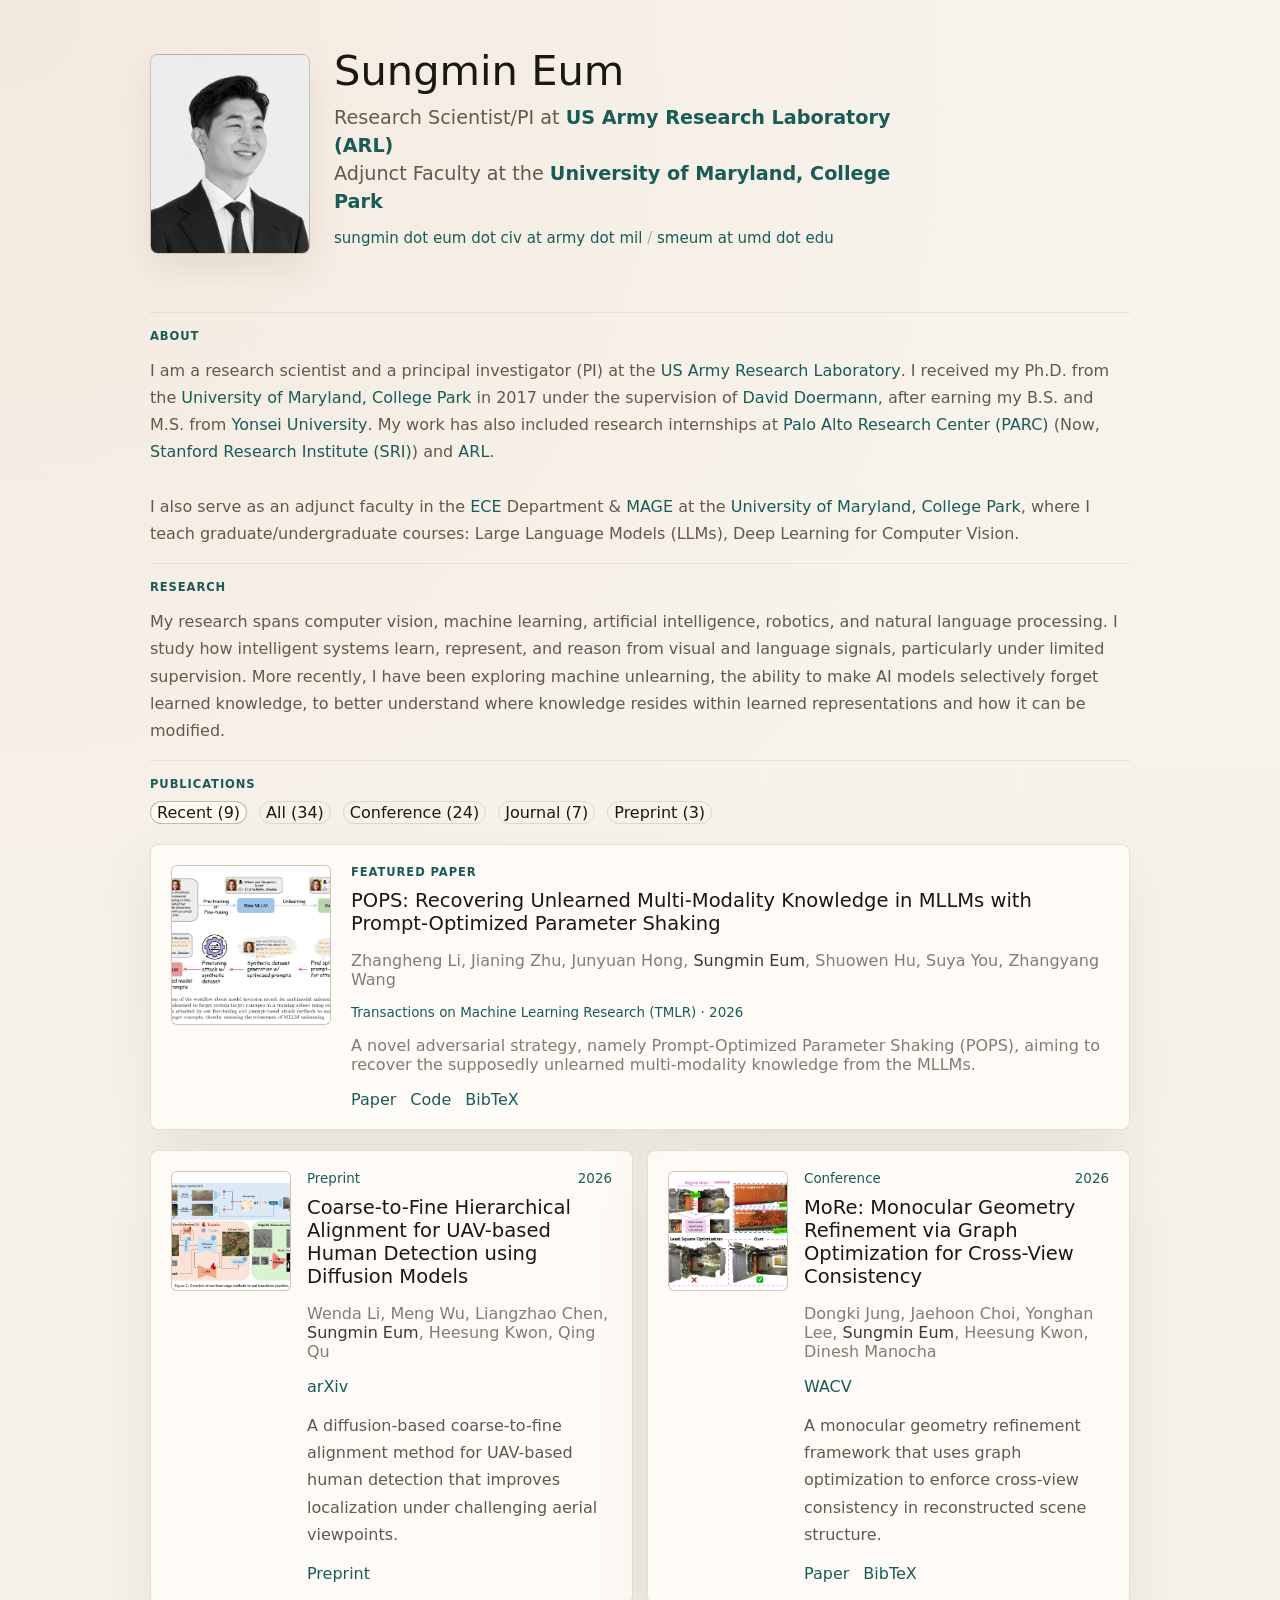
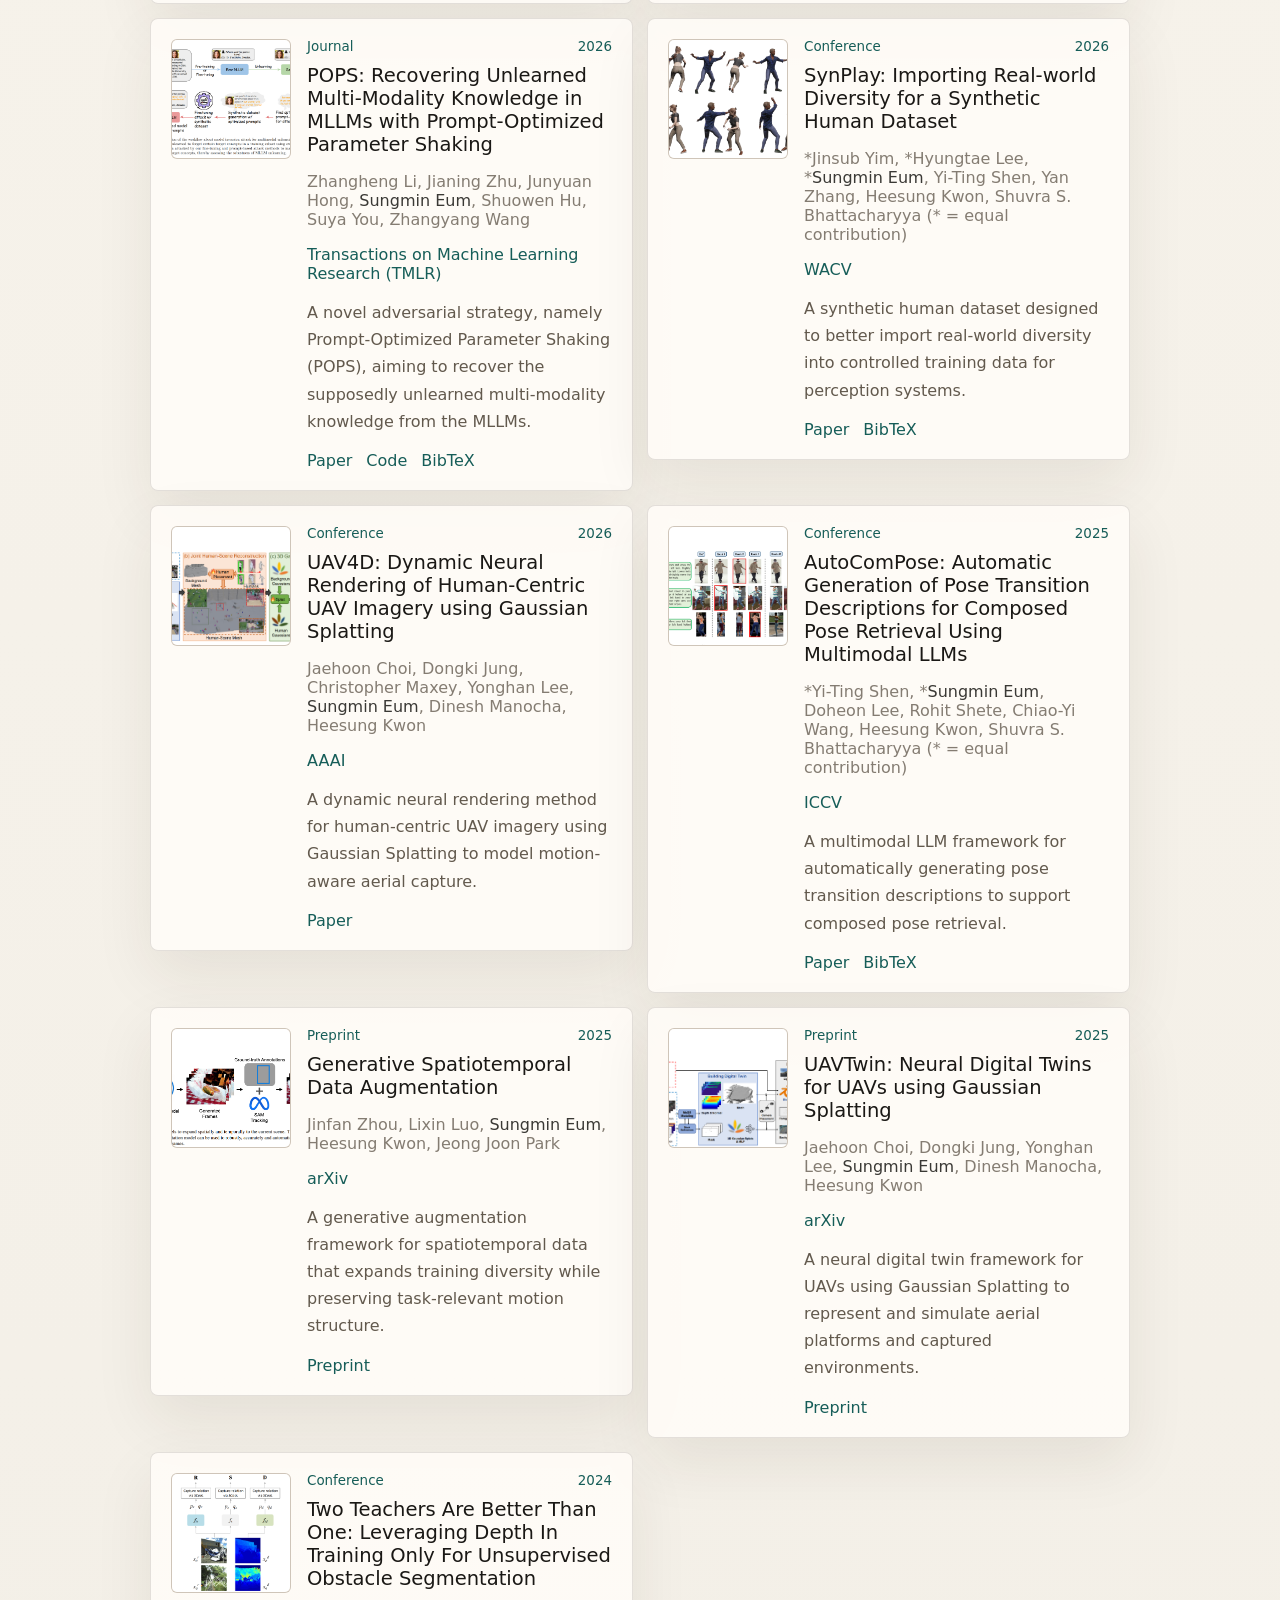
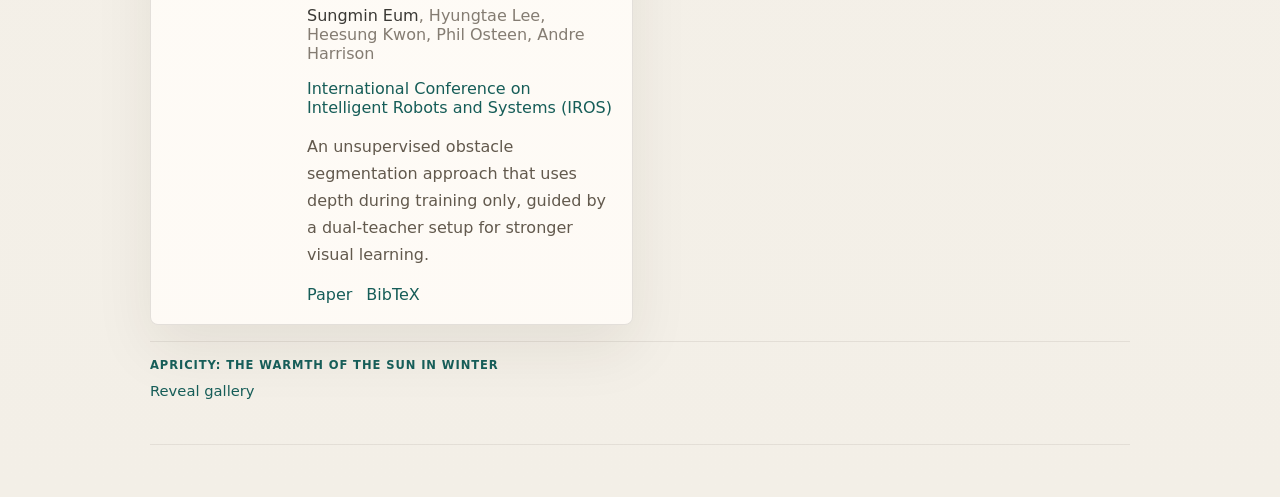
<file: index.html>
<!DOCTYPE html>
<html lang="en">
  <head>
    <meta charset="UTF-8" />
    <meta name="viewport" content="width=device-width, initial-scale=1.0" />
    <title>Sungmin Eum</title>
    <meta
      name="description"
      content="Personal academic website with publications, research notes, profile management, and a hidden gallery."
    />
    <link rel="preconnect" href="https://fonts.googleapis.com" />
    <link rel="preconnect" href="https://fonts.gstatic.com" crossorigin />
    <link href="https://fonts.googleapis.com/css2?family=Rubik:wght@300&display=swap" rel="stylesheet" />
    <link rel="stylesheet" href="assets/css/styles.css" />
  </head>
  <body>
    <div class="site-shell">
      <main id="home">
        <section class="hero">
          <div class="hero-main">
            <aside class="hero-aside hero-aside-left">
              <div class="portrait-wrap compact">
                <img id="profile-photo" alt="Portrait" />
              </div>
            </aside>
            <div class="hero-copy">
              <h1 id="profile-name">Loading...</h1>
              <p class="hero-title" id="profile-title"></p>
              <p class="hero-email" id="profile-email-inline"></p>
              <p class="hero-intro" id="profile-intro"></p>
            </div>
            <aside class="hero-aside hero-aside-right"></aside>
          </div>
        </section>

        <section class="content-section single-column-section" id="about">
          <div class="section-heading section-heading-narrow">
            <p class="eyebrow">About</p>
          </div>
          <div class="section-body prose prose-wide rich-prose" id="about-text"></div>
        </section>

        <section class="content-section single-column-section" id="research">
          <div class="section-heading section-heading-narrow">
            <p class="eyebrow">Research</p>
          </div>
          <div class="section-body single-flow-copy">
            <div class="prose prose-wide rich-prose" id="research-text"></div>
          </div>
        </section>

        <section class="content-section publication-section" id="publications">
          <div class="section-heading publication-head">
            <p class="eyebrow">Publications</p>
            <div class="pub-controls" aria-label="Publication filters">
              <button class="chip active" data-filter="Recent">Recent</button>
              <button class="chip" data-filter="All">All</button>
              <button class="chip" data-filter="Conference">Conference</button>
              <button class="chip" data-filter="Journal">Journal</button>
              <button class="chip" data-filter="Preprint">Preprint</button>
            </div>
          </div>
          <div class="featured-paper" id="featured-paper"></div>
          <div class="publication-list publication-grid" id="publication-list"></div>
        </section>

        <section class="content-section gallery-section" id="gallery" aria-live="polite">
          <div class="gallery-header">
            <div>
              <p class="eyebrow">Apricity: the warmth of the sun in winter</p>
              <button class="gallery-toggle" id="gallery-toggle" type="button" aria-expanded="false" aria-controls="gallery-content">
                Reveal gallery
              </button>
            </div>
          </div>
          <div class="gallery-content hidden" id="gallery-content">
            <div class="gallery-grid" id="gallery-grid"></div>
          </div>
        </section>

        <footer class="site-footer">
          <div class="visitor-map">
            <script type="text/javascript" id="mapmyvisitors" src="//mapmyvisitors.com/map.js?d=FUxLtZFxdDgw9W9cADM6pop2XKfiY9yZ3XqUbexV8cw&cl=ffffff&w=a"></script>
          </div>
        </footer>
      </main>
    </div>

    <template id="publication-template">
      <article class="publication-card">
        <div class="publication-thumb-wrap">
          <img class="publication-thumb" alt="Publication preview" />
        </div>
        <div class="publication-card-body">
          <div class="publication-meta">
            <span class="publication-type"></span>
            <span class="publication-year"></span>
          </div>
          <h3 class="publication-title"></h3>
          <p class="publication-authors"></p>
          <p class="publication-venue"></p>
          <p class="publication-abstract"></p>
          <div class="publication-links"></div>
        </div>
      </article>
    </template>

    <dialog class="bibtex-modal" id="bibtex-modal">
      <div class="bibtex-modal-head">
        <h3>BibTeX</h3>
        <button class="text-button" id="close-bibtex" type="button">Close</button>
      </div>
      <pre class="bibtex-content" id="bibtex-content"></pre>
      <div class="bibtex-actions">
        <button class="button secondary" id="copy-bibtex" type="button">Copy BibTeX</button>
      </div>
    </dialog>

    <script type="module" src="assets/js/site.js"></script>
  </body>
</html>
</file>
<file: assets/css/styles.css>
:root {
  --bg: #f3efe7;
  --paper: rgba(255, 252, 247, 0.88);
  --paper-strong: #fffaf2;
  --ink: #1a1815;
  --muted: #62594d;
  --line: rgba(39, 30, 19, 0.12);
  --accent: #165d58;
  --accent-soft: #dcebe7;
  --accent-warm: #c7683c;
  --shadow: 0 24px 60px rgba(56, 37, 18, 0.08);
  --radius: 8px;
  --content-width: min(1160px, calc(100vw - 48px));
  --reading-width: 980px;
}

* {
  box-sizing: border-box;
}

html {
  scroll-behavior: smooth;
}

body {
  margin: 0;
  font-family: Inter, ui-sans-serif, system-ui, -apple-system, BlinkMacSystemFont, 'Segoe UI', sans-serif;
  color: var(--ink);
  background:
    radial-gradient(circle at top left, rgba(199, 104, 60, 0.08), transparent 28%),
    linear-gradient(180deg, #f8f4ec 0%, var(--bg) 100%);
}

img {
  max-width: 100%;
  display: block;
}

a {
  color: inherit;
  text-decoration: none;
}

button,
input,
textarea,
select {
  font: inherit;
}

.site-shell,
.admin-shell {
  width: var(--content-width);
  margin: 0 auto;
}

.topbar,
.admin-header {
  display: flex;
  align-items: center;
  justify-content: flex-end;
  gap: 24px;
  padding: 24px 0;
}

.topbar {
  position: sticky;
  top: 0;
  z-index: 20;
  backdrop-filter: blur(14px);
  background: rgba(243, 239, 231, 0.8);
  border-bottom: 1px solid rgba(39, 30, 19, 0.06);
}

h1,
h2,
h3 {
  font-family: Inter, ui-sans-serif, system-ui, -apple-system, BlinkMacSystemFont, 'Segoe UI', sans-serif;
  font-weight: 600;
}

.main-nav,
.overview-grid,
.pub-controls,
.admin-actions,
.panel-actions {
  display: flex;
  flex-wrap: wrap;
  gap: 12px;
}

.main-nav a,
.overview-grid a {
  color: var(--muted);
}

.hero {
  padding: 42px 0 22px;
  min-height: auto;
}

.hero-main {
  display: grid;
  grid-template-columns: 160px minmax(0, 1fr);
  gap: 24px;
  align-items: center;
  max-width: var(--reading-width);
  margin: 0 auto;
}

.section-grid {
  display: grid;
  grid-template-columns: minmax(0, 1.3fr) minmax(320px, 0.9fr);
  gap: 36px;
}

.hero-copy h1 {
  font-size: clamp(1.8rem, 3.3vw, 2.6rem);
  font-weight: 400;
  line-height: 1.02;
  margin: 8px 0 12px;
  max-width: 12ch;
}

.hero-title {
  font-size: 1.2rem;
  line-height: 1.45;
  max-width: 38rem;
  color: var(--muted);
  margin: 0 0 10px;
}

.hero-inline-link {
  color: var(--accent);
  text-decoration: none;
  font-weight: 600;
  transition: color 180ms ease, opacity 180ms ease;
}

.hero-inline-link:hover {
  color: var(--accent-warm);
  opacity: 0.92;
}

.hero-email {
  margin: 0 0 14px;
  color: var(--accent);
  font-size: 0.94rem;
  line-height: 1.6;
}

.email-separator {
  color: rgba(22, 93, 88, 0.42);
}

.hero-intro {
  max-width: 42rem;
  margin-bottom: 0;
}

.hero-intro,
.prose,
.publication-abstract,
.gallery-intro,
.news-item p,
.editor-panel p,
.workflow-list {
  color: var(--muted);
  line-height: 1.7;
}

.inline-content-link {
  color: var(--accent);
  font-weight: 500;
  text-decoration: none;
}

.inline-content-link:hover {
  color: var(--accent-warm);
}

.eyebrow {
  margin: 0;
  text-transform: uppercase;
  letter-spacing: 0.08em;
  font-size: 0.72rem;
  color: var(--accent);
  font-weight: 700;
}

.button,
.chip,
.text-button {
  border-radius: 999px;
  border: 1px solid transparent;
  cursor: pointer;
  transition: 180ms ease;
}

.button {
  padding: 0.9rem 1.1rem;
}

.button.primary {
  background: var(--ink);
  color: white;
}

.button.secondary,
.chip {
  background: transparent;
  border-color: var(--line);
  color: var(--ink);
}

.chip.active,
.button.secondary:hover,
.chip:hover {
  background: var(--paper-strong);
  border-color: rgba(22, 93, 88, 0.35);
}

.text-button {
  background: none;
  border: 0;
  color: var(--accent-warm);
  padding: 0;
}

.featured-card,
.publication-card,
.news-item,
.gallery-card,
.editor-panel,
.editor-item,
.admin-note {
  background: var(--paper);
  border: 1px solid var(--line);
  border-radius: var(--radius);
  box-shadow: var(--shadow);
}

.hero-aside {
  display: grid;
  gap: 12px;
}

.hero-aside-left {
  justify-items: start;
}

.portrait-wrap {
  aspect-ratio: 4 / 5;
  overflow: hidden;
  border-radius: var(--radius);
  border: 1px solid var(--line);
  background: linear-gradient(180deg, #e9dfd2, #d6c6b8);
}

.portrait-wrap.compact {
  max-width: 160px;
  width: 100%;
  justify-self: start;
  box-shadow: 0 16px 34px rgba(56, 37, 18, 0.08);
}

.portrait-wrap img,
.photo-preview-wrap img {
  width: 100%;
  height: 100%;
  object-fit: cover;
  object-position: center 18%;
}

.featured-card,
.publication-card,
.gallery-card,
.editor-panel,
.editor-item,
.admin-note,
.news-item {
  padding: 20px;
}

.overview-band,
.content-section,
.gallery-panel,
.admin-grid {
  padding: 16px 0;
}

.overview-grid {
  display: grid;
  grid-template-columns: repeat(4, minmax(0, 1fr));
  gap: 12px;
}

.overview-grid a {
  padding: 18px;
  border-top: 1px solid var(--line);
}

.content-section {
  border-top: 1px solid rgba(39, 30, 19, 0.08);
}

.single-column-section {
  display: grid;
  gap: 14px;
  max-width: var(--reading-width);
  margin: 0 auto;
  width: 100%;
}

.single-flow-copy {
  display: grid;
  gap: 18px;
}

.publication-section {
  display: grid;
  gap: 20px;
  max-width: var(--reading-width);
  margin: 0 auto;
  width: 100%;
}

.gallery-section {
  display: grid;
  gap: 18px;
  max-width: var(--reading-width);
  margin: 0 auto;
  width: 100%;
}

.gallery-content.hidden {
  display: none;
}

.publication-head {
  display: grid;
  gap: 10px;
}

.section-heading h2,
.gallery-header h2,
.admin-header h1,
.panel-heading h2 {
  margin: 8px 0 0;
  font-size: clamp(2rem, 4vw, 3rem);
  line-height: 1;
}

.split-copy {
  display: grid;
  grid-template-columns: minmax(0, 1.2fr) minmax(260px, 0.8fr);
  gap: 20px;
}

.featured-card h3,
.publication-title,
.gallery-card h3,
.editor-item-head h3 {
  font-family: Inter, ui-sans-serif, system-ui, -apple-system, BlinkMacSystemFont, 'Segoe UI', sans-serif;
  margin: 10px 0 8px;
  font-size: 1.22rem;
  font-weight: 400;
}

.publication-list,
.gallery-grid,
.stack-list {
  display: grid;
  gap: 14px;
}

.publication-grid {
  grid-template-columns: repeat(2, minmax(0, 1fr));
  align-items: start;
}

.publication-card {
  display: grid;
  grid-template-columns: 120px minmax(0, 1fr);
  gap: 16px;
  align-items: start;
}

.publication-thumb-wrap {
  width: 120px;
}

.publication-thumb {
  width: 100%;
  aspect-ratio: 1 / 1;
  object-fit: cover;
  border-radius: 6px;
  border: 1px solid var(--line);
  background: #e7ddd0;
}

.publication-card-body {
  min-width: 0;
}

.featured-card {
  display: grid;
  grid-template-columns: 160px minmax(0, 1fr);
  gap: 20px;
  align-items: start;
}

.featured-visual {
  width: 100%;
  aspect-ratio: 1 / 1;
  border-radius: 6px;
  border: 1px solid var(--line);
  object-fit: cover;
  background: #e7ddd0;
}

.featured-copy {
  min-width: 0;
}

.publication-meta,
.gallery-meta,
.venue-line {
  color: var(--accent);
  font-size: 0.84rem;
  font-weight: 500;
}

.publication-venue {
  color: var(--accent);
  font-weight: 500;
}

.publication-authors {
  color: rgba(98, 89, 77, 0.78);
}

.featured-copy > p:not(.eyebrow):not(.venue-line) {
  color: rgba(98, 89, 77, 0.78);
}

.author-highlight {
  color: rgba(26, 24, 21, 0.86);
  font-weight: 500;
  letter-spacing: 0;
}

.publication-meta {
  display: flex;
  justify-content: space-between;
  gap: 16px;
}

.publication-links {
  display: flex;
  flex-wrap: wrap;
  gap: 14px;
  margin-top: 14px;
}

.publication-links a {
  color: var(--accent);
}

.bibtex-link {
  padding: 0;
  border: 0;
  background: none;
  color: var(--accent);
  font: inherit;
  cursor: pointer;
}

.bibtex-modal {
  width: min(680px, calc(100vw - 32px));
  border: 1px solid var(--line);
  border-radius: var(--radius);
  padding: 18px;
  background: var(--paper-strong);
  box-shadow: var(--shadow);
}

.bibtex-modal::backdrop {
  background: rgba(26, 24, 21, 0.28);
}

.bibtex-modal-head,
.bibtex-actions {
  display: flex;
  align-items: center;
  justify-content: space-between;
  gap: 12px;
}

.bibtex-modal-head h3 {
  margin: 0;
  font-size: 1rem;
  font-weight: 500;
}

.bibtex-content {
  margin: 16px 0;
  padding: 14px;
  border-radius: 6px;
  border: 1px solid var(--line);
  background: rgba(255, 255, 255, 0.64);
  color: var(--muted);
  font-size: 0.92rem;
  line-height: 1.6;
  overflow-x: auto;
  white-space: pre-wrap;
}

.gallery-header,
.editor-item-head {
  display: flex;
  align-items: center;
  justify-content: flex-start;
  gap: 16px;
}

.gallery-toggle {
  margin-top: 10px;
  padding: 0;
  border: 0;
  background: none;
  color: var(--accent);
  font: inherit;
  font-size: 0.92rem;
  cursor: pointer;
}

.gallery-toggle:hover {
  color: var(--accent-warm);
}

.gallery-grid {
  grid-template-columns: repeat(2, minmax(0, 1fr));
  gap: 18px;
  align-items: start;
}

.gallery-card {
  display: grid;
  gap: 12px;
  padding: 14px;
  align-content: start;
}

.gallery-card img {
  width: 100%;
  height: auto;
  object-fit: contain;
  border-radius: 6px;
  border: 1px solid var(--line);
  background: rgba(255, 250, 242, 0.72);
}

.gallery-card h3 {
  margin: 0 0 6px;
}

.gallery-card p {
  margin: 0;
}

.site-footer {
  max-width: var(--reading-width);
  margin: 28px auto 40px;
  padding-top: 12px;
  border-top: 1px solid rgba(39, 30, 19, 0.08);
}

.visitor-map {
  display: flex;
  justify-content: flex-end;
  opacity: 0.72;
  transform: scale(0.10);
  transform-origin: right top;
  max-height: 88px;
  overflow: hidden;
}

.admin-body {
  background: #f5f0e6;
}

.admin-grid {
  display: grid;
  grid-template-columns: minmax(0, 1.3fr) 320px;
  gap: 20px;
  align-items: start;
}

.editor-form {
  display: grid;
  gap: 20px;
}

.editor-panel.full-width {
  width: 100%;
}

.editor-panel label,
.editor-item-grid label {
  display: grid;
  gap: 8px;
  margin-top: 14px;
  color: var(--ink);
  font-weight: 600;
}

.editor-item-grid {
  display: grid;
  grid-template-columns: repeat(2, minmax(0, 1fr));
  gap: 14px;
}

.full-span {
  grid-column: 1 / -1;
}

input,
textarea,
select {
  width: 100%;
  border-radius: 6px;
  border: 1px solid rgba(39, 30, 19, 0.16);
  padding: 0.85rem 0.95rem;
  background: rgba(255, 255, 255, 0.72);
}

.checkbox-row {
  grid-auto-flow: column;
  justify-content: start;
  align-items: center;
}

.checkbox-row input {
  width: auto;
}

.photo-preview-wrap {
  margin-top: 14px;
  aspect-ratio: 4 / 5;
  border-radius: var(--radius);
  overflow: hidden;
  border: 1px solid var(--line);
}

.field-hint {
  margin: 10px 0 0;
  font-size: 0.9rem;
}

.workflow-list {
  padding-left: 18px;
}

@media (max-width: 980px) {
  .hero-main,
  .section-grid,
  .admin-grid,
  .split-copy,
  .gallery-card {
    grid-template-columns: 1fr;
  }

  .hero-main {
    align-items: start;
  }

  .sticky-heading {
    position: static;
  }

  .overview-grid,
  .gallery-grid,
  .publication-grid {
    grid-template-columns: 1fr 1fr;
  }

  .portrait-wrap.compact {
    justify-self: start;
    max-width: 220px;
  }

}

@media (max-width: 720px) {
  :root {
    --content-width: min(100vw - 28px, 1000px);
  }

  .topbar,
  .admin-header,
  .gallery-header,
  .editor-item-head {
    align-items: flex-start;
    flex-direction: column;
  }

  .main-nav,
  .overview-grid,
  .gallery-grid,
  .editor-item-grid,
  .publication-grid {
    grid-template-columns: 1fr;
  }

  .hero {
    min-height: auto;
    padding-top: 28px;
  }

  .hero-copy h1 {
    font-size: 3rem;
  }

  .publication-card,
  .featured-card {
    grid-template-columns: 1fr;
  }

  .publication-thumb-wrap {
    width: 100%;
  }
}
</file>
